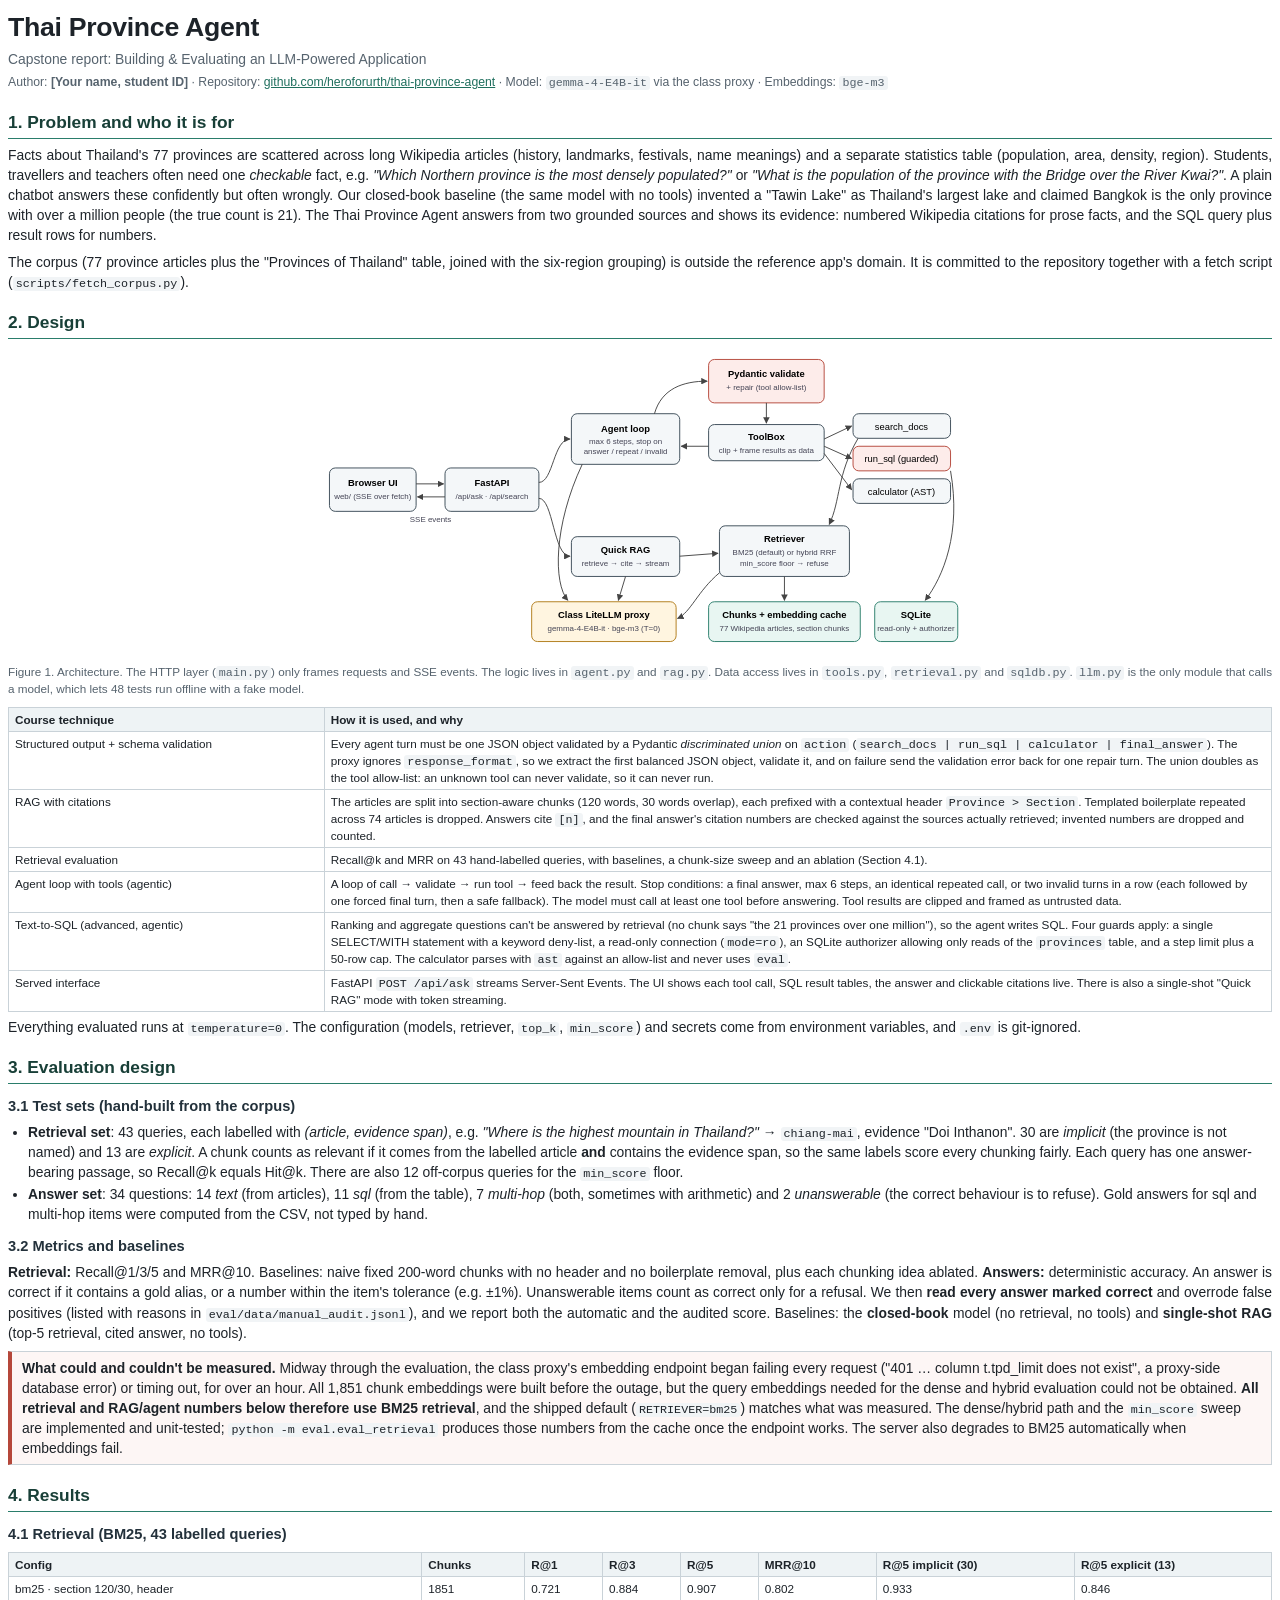
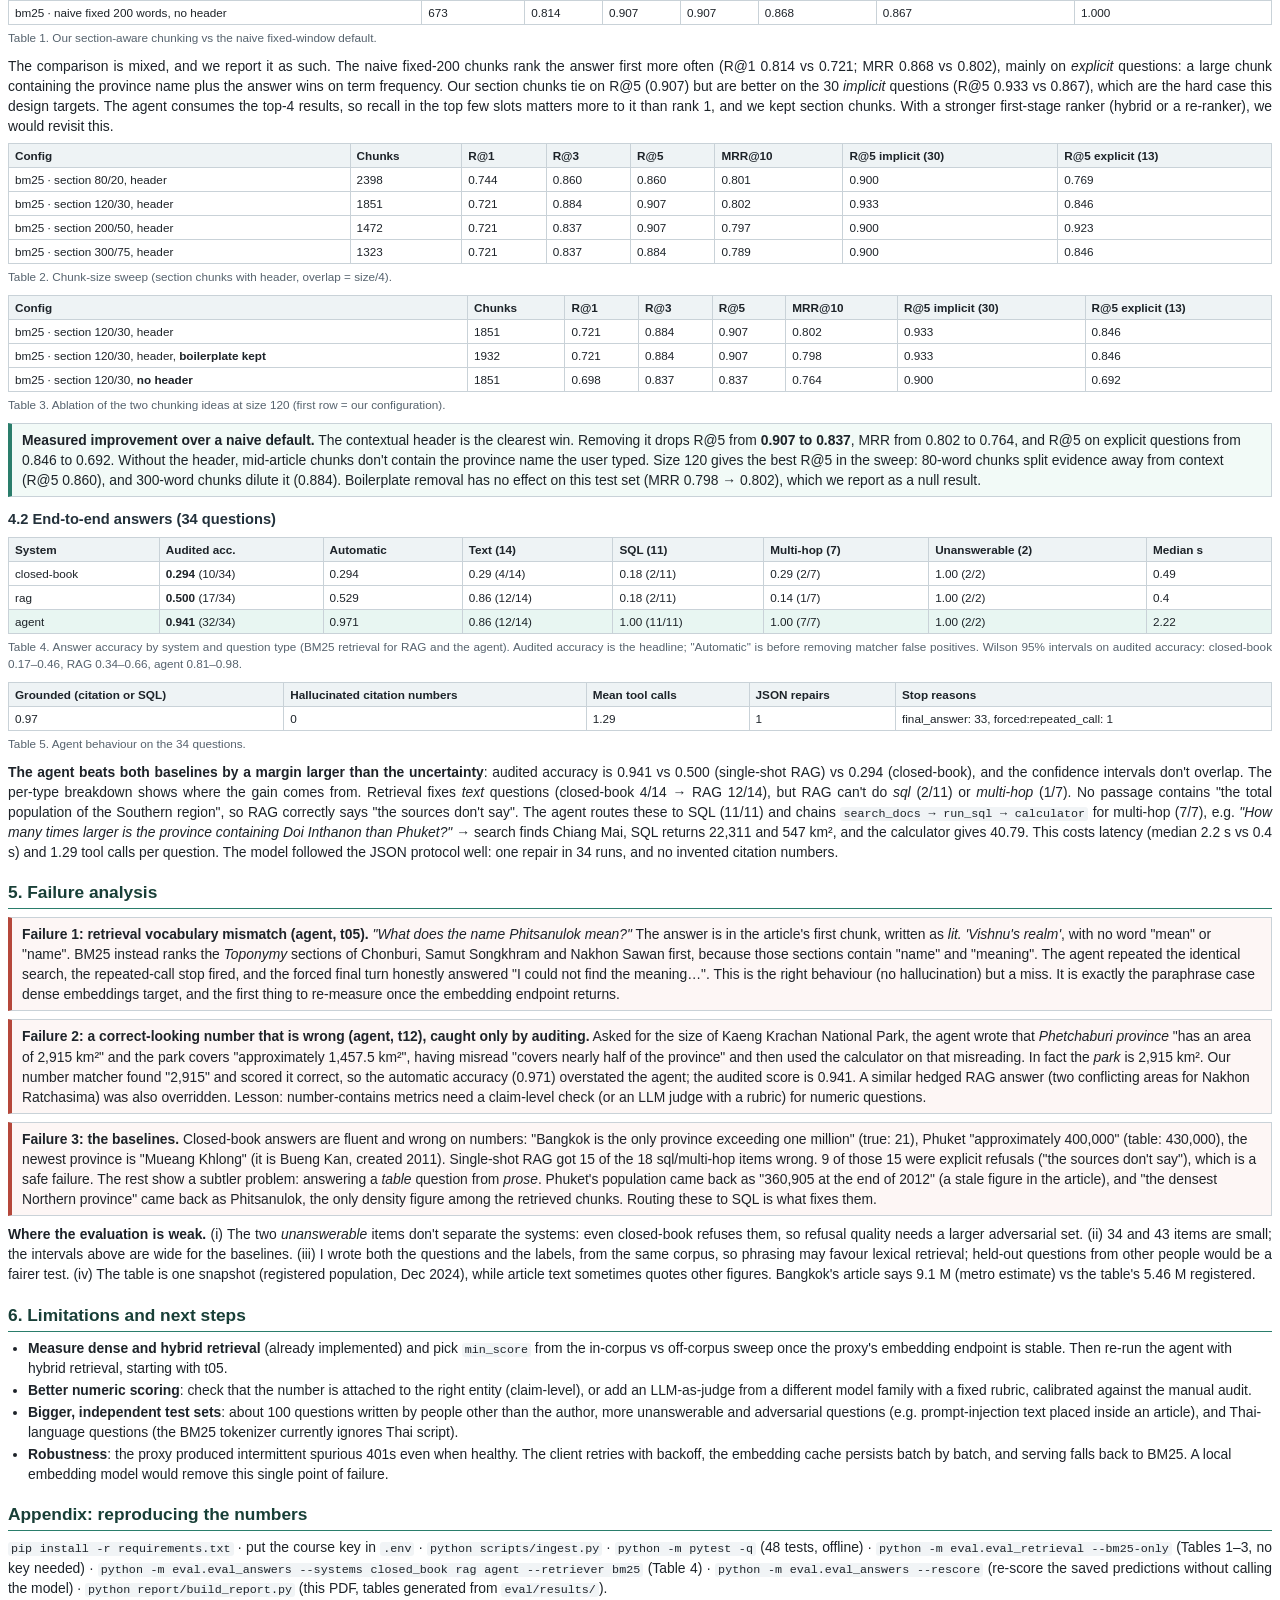
<file: report/report.html>
<!doctype html>
<html lang="en">
<head>
<meta charset="utf-8">
<title>Thai Province Agent: Capstone Report</title>
<style>
  @page { size: A4; margin: 17mm 16mm 17mm 16mm; }
  body { font: 10.4pt/1.45 "Segoe UI", Arial, sans-serif; color: #1d2329; }
  h1 { font-size: 20pt; margin: 0 0 2px; letter-spacing: -0.3px; }
  h2 { font-size: 13pt; margin: 18px 0 6px; padding-bottom: 3px; border-bottom: 1.5px solid #2a7d6b; color: #183f37; }
  h3 { font-size: 11pt; margin: 12px 0 4px; color: #23313b; }
  p { margin: 5px 0 7px; text-align: justify; }
  .sub { color: #56636e; margin: 0 0 4px; }
  .meta { font-size: 9.2pt; color: #56636e; margin-bottom: 10px; }
  .meta a { color: #1f6f5e; }
  table { border-collapse: collapse; width: 100%; margin: 6px 0 4px; font-size: 8.8pt; page-break-inside: avoid; }
  th, td { border: 1px solid #c9d2d8; padding: 3px 6px; text-align: left; vertical-align: top; }
  th { background: #eef3f5; font-weight: 600; }
  tr.best td { background: #e8f6f2; }
  .cap { font-size: 8.8pt; color: #56636e; margin: 2px 0 10px; }
  .fig { text-align: center; margin: 6px 0 2px; page-break-inside: avoid; }
  .fig img { width: 100%; max-width: 172mm; }
  code { font: 8.8pt Consolas, monospace; background: #f1f4f6; padding: 0 3px; border-radius: 3px; }
  ul { margin: 4px 0 8px; padding-left: 20px; } li { margin: 2px 0; }
  .box { border: 1px solid #c9d2d8; border-left: 4px solid #b5473a; padding: 6px 10px; margin: 8px 0; background: #fdf6f5; page-break-inside: avoid; }
  .ok { border-left-color: #2a7d6b; background: #f2faf7; }
  .q { font-style: italic; }
  .pb { page-break-before: always; }
  .two { display: grid; grid-template-columns: 1fr 1fr; gap: 14px; }
</style>
</head>
<body>

<h1>Thai Province Agent</h1>
<p class="sub">Capstone report: Building &amp; Evaluating an LLM-Powered Application</p>
<p class="meta">Author: <b>[Your name, student ID]</b> · Repository: <a href="https://github.com/heroforurth/thai-province-agent">github.com/heroforurth/thai-province-agent</a> · Model: <code>gemma-4-E4B-it</code> via the class proxy · Embeddings: <code>bge-m3</code></p>

<h2>1. Problem and who it is for</h2>
<p>Facts about Thailand's 77 provinces are scattered across long Wikipedia articles (history, landmarks, festivals, name
meanings) and a separate statistics table (population, area, density, region). Students, travellers and teachers often need
one <i>checkable</i> fact, e.g. <span class="q">"Which Northern province is the most densely populated?"</span> or
<span class="q">"What is the population of the province with the Bridge over the River Kwai?"</span>. A plain chatbot answers
these confidently but often wrongly. Our closed-book baseline (the same model with no tools) invented a "Tawin Lake" as
Thailand's largest lake and claimed Bangkok is the only province with over a million people (the true count is 21).
The Thai Province Agent answers from two grounded sources and shows its evidence: numbered Wikipedia citations for
prose facts, and the SQL query plus result rows for numbers.</p>
<p>The corpus (77 province articles plus the "Provinces of Thailand" table, joined with the six-region grouping) is
outside the reference app's domain. It is committed to the repository together with a fetch script
(<code>scripts/fetch_corpus.py</code>).</p>

<h2>2. Design</h2>
<div class="fig"><img alt="architecture" src="[data-uri]"></div>
<p class="cap">Figure 1. Architecture. The HTTP layer (<code>main.py</code>) only frames requests and SSE events. The logic
lives in <code>agent.py</code> and <code>rag.py</code>. Data access lives in <code>tools.py</code>, <code>retrieval.py</code>
and <code>sqldb.py</code>. <code>llm.py</code> is the only module that calls a model, which lets 48 tests run offline with a
fake model.</p>

<table>
<thead><tr><th style="width:25%">Course technique</th><th>How it is used, and why</th></tr></thead>
<tbody>
<tr><td>Structured output + schema validation</td><td>Every agent turn must be one JSON object validated by a Pydantic
<i>discriminated union</i> on <code>action</code> (<code>search_docs | run_sql | calculator | final_answer</code>). The proxy
ignores <code>response_format</code>, so we extract the first balanced JSON object, validate it, and on failure send the
validation error back for one repair turn. The union doubles as the tool allow-list: an unknown tool can never validate,
so it can never run.</td></tr>
<tr><td>RAG with citations</td><td>The articles are split into section-aware chunks (120 words, 30 words overlap), each
prefixed with a contextual header <code>Province &gt; Section</code>. Templated boilerplate repeated across 74 articles is
dropped. Answers cite <code>[n]</code>, and the final answer's citation numbers are checked against the sources actually
retrieved; invented numbers are dropped and counted.</td></tr>
<tr><td>Retrieval evaluation</td><td>Recall@k and MRR on 43 hand-labelled queries, with baselines, a chunk-size sweep and an
ablation (Section 4.1).</td></tr>
<tr><td>Agent loop with tools (agentic)</td><td>A loop of call → validate → run tool → feed back the result. Stop conditions:
a final answer, max 6 steps, an identical repeated call, or two invalid turns in a row (each followed by one forced final
turn, then a safe fallback). The model must call at least one tool before answering. Tool results are clipped and framed
as untrusted data.</td></tr>
<tr><td>Text-to-SQL (advanced, agentic)</td><td>Ranking and aggregate questions can't be answered by retrieval (no chunk
says "the 21 provinces over one million"), so the agent writes SQL. Four guards apply: a single SELECT/WITH statement
with a keyword deny-list, a read-only connection (<code>mode=ro</code>), an SQLite authorizer allowing only reads of the
<code>provinces</code> table, and a step limit plus a 50-row cap. The calculator parses with <code>ast</code> against an
allow-list and never uses <code>eval</code>.</td></tr>
<tr><td>Served interface</td><td>FastAPI <code>POST /api/ask</code> streams Server-Sent Events. The UI shows each tool call,
SQL result tables, the answer and clickable citations live. There is also a single-shot "Quick RAG" mode with token
streaming.</td></tr>
</tbody></table>
<p>Everything evaluated runs at <code>temperature=0</code>. The configuration (models, retriever, <code>top_k</code>,
<code>min_score</code>) and secrets come from environment variables, and <code>.env</code> is git-ignored.</p>

<h2>3. Evaluation design</h2>
<h3>3.1 Test sets (hand-built from the corpus)</h3>
<ul>
<li><b>Retrieval set</b>: 43 queries, each labelled with <i>(article, evidence span)</i>, e.g. <span class="q">"Where is
the highest mountain in Thailand?"</span> → <code>chiang-mai</code>, evidence "Doi Inthanon". 30 are <i>implicit</i> (the
province is not named) and 13 are <i>explicit</i>. A chunk counts as relevant if it comes from the labelled article
<b>and</b> contains the evidence span, so the same labels score every chunking fairly. Each query has one answer-bearing
passage, so Recall@k equals Hit@k. There are also 12 off-corpus queries for the <code>min_score</code> floor.</li>
<li><b>Answer set</b>: 34 questions: 14 <i>text</i> (from articles), 11 <i>sql</i> (from the table), 7 <i>multi-hop</i>
(both, sometimes with arithmetic) and 2 <i>unanswerable</i> (the correct behaviour is to refuse). Gold answers for sql and
multi-hop items were computed from the CSV, not typed by hand.</li>
</ul>
<h3>3.2 Metrics and baselines</h3>
<p><b>Retrieval:</b> Recall@1/3/5 and MRR@10. Baselines: naive fixed 200-word chunks with no header and no boilerplate
removal, plus each chunking idea ablated. <b>Answers:</b> deterministic accuracy. An answer is correct if it contains a gold
alias, or a number within the item's tolerance (e.g. ±1%). Unanswerable items count as correct only for a refusal. We then
<b>read every answer marked correct</b> and overrode false positives (listed with reasons in
<code>eval/data/manual_audit.jsonl</code>), and we report both the automatic and the audited score. Baselines: the
<b>closed-book</b> model (no retrieval, no tools) and <b>single-shot RAG</b> (top-5 retrieval, cited answer, no tools).</p>
<div class="box"><b>What could and couldn't be measured.</b> Midway through the evaluation, the class proxy's embedding
endpoint began failing every request ("401 … column t.tpd_limit does not exist", a proxy-side database error) or timing
out, for over an hour. All 1,851 chunk embeddings were built before the outage, but the query embeddings needed for the
dense and hybrid evaluation could not be obtained. <b>All retrieval and RAG/agent numbers below therefore use BM25
retrieval</b>, and the shipped default (<code>RETRIEVER=bm25</code>) matches what was measured. The dense/hybrid path and
the <code>min_score</code> sweep are implemented and unit-tested; <code>python -m eval.eval_retrieval</code> produces those
numbers from the cache once the endpoint works. The server also degrades to BM25 automatically when embeddings fail.</div>

<h2>4. Results</h2>
<h3>4.1 Retrieval (BM25, 43 labelled queries)</h3>
<table><thead><tr><th>Config</th><th>Chunks</th><th>R@1</th><th>R@3</th><th>R@5</th><th>MRR@10</th><th>R@5 implicit (30)</th><th>R@5 explicit (13)</th></tr></thead><tbody><tr><td>bm25 · section 120/30, header</td><td>1851</td><td>0.721</td><td>0.884</td><td>0.907</td><td>0.802</td><td>0.933</td><td>0.846</td></tr><tr><td>bm25 · naive fixed 200 words, no header</td><td>673</td><td>0.814</td><td>0.907</td><td>0.907</td><td>0.868</td><td>0.867</td><td>1.000</td></tr></tbody></table>
<p class="cap">Table 1. Our section-aware chunking vs the naive fixed-window default.</p>
<p>The comparison is mixed, and we report it as such. The naive fixed-200 chunks rank the answer first more often
(R@1 0.814 vs 0.721; MRR 0.868 vs 0.802), mainly on <i>explicit</i> questions: a large chunk containing the province name
plus the answer wins on term frequency. Our section chunks tie on R@5 (0.907) but are better on the 30 <i>implicit</i>
questions (R@5 0.933 vs 0.867), which are the hard case this design targets. The agent consumes the top-4 results, so
recall in the top few slots matters more to it than rank 1, and we kept section chunks. With a stronger first-stage
ranker (hybrid or a re-ranker), we would revisit this.</p>
<table><thead><tr><th>Config</th><th>Chunks</th><th>R@1</th><th>R@3</th><th>R@5</th><th>MRR@10</th><th>R@5 implicit (30)</th><th>R@5 explicit (13)</th></tr></thead><tbody><tr><td>bm25 · section 80/20, header</td><td>2398</td><td>0.744</td><td>0.860</td><td>0.860</td><td>0.801</td><td>0.900</td><td>0.769</td></tr><tr><td>bm25 · section 120/30, header</td><td>1851</td><td>0.721</td><td>0.884</td><td>0.907</td><td>0.802</td><td>0.933</td><td>0.846</td></tr><tr><td>bm25 · section 200/50, header</td><td>1472</td><td>0.721</td><td>0.837</td><td>0.907</td><td>0.797</td><td>0.900</td><td>0.923</td></tr><tr><td>bm25 · section 300/75, header</td><td>1323</td><td>0.721</td><td>0.837</td><td>0.884</td><td>0.789</td><td>0.900</td><td>0.846</td></tr></tbody></table><p class="cap">Table 2. Chunk-size sweep (section chunks with header, overlap = size/4).</p>
<table><thead><tr><th>Config</th><th>Chunks</th><th>R@1</th><th>R@3</th><th>R@5</th><th>MRR@10</th><th>R@5 implicit (30)</th><th>R@5 explicit (13)</th></tr></thead><tbody><tr><td>bm25 · section 120/30, header</td><td>1851</td><td>0.721</td><td>0.884</td><td>0.907</td><td>0.802</td><td>0.933</td><td>0.846</td></tr><tr><td>bm25 · section 120/30, header, <b>boilerplate kept</b></td><td>1932</td><td>0.721</td><td>0.884</td><td>0.907</td><td>0.798</td><td>0.933</td><td>0.846</td></tr><tr><td>bm25 · section 120/30, <b>no header</b></td><td>1851</td><td>0.698</td><td>0.837</td><td>0.837</td><td>0.764</td><td>0.900</td><td>0.692</td></tr></tbody></table><p class="cap">Table 3. Ablation of the two chunking ideas at size 120 (first row = our configuration).</p>
<div class="box ok"><b>Measured improvement over a naive default.</b> The contextual header is the clearest win.
Removing it drops R@5 from <b>0.907 to 0.837</b>, MRR from 0.802 to 0.764, and R@5 on explicit questions from 0.846 to
0.692. Without the header, mid-article chunks don't contain the province name the user typed. Size 120 gives the best R@5
in the sweep: 80-word chunks split evidence away from context (R@5 0.860), and 300-word chunks dilute it (0.884).
Boilerplate removal has no effect on this test set (MRR 0.798 → 0.802), which we report as a null result.</div>

<h3>4.2 End-to-end answers (34 questions)</h3>
<table><thead><tr><th>System</th><th>Audited acc.</th><th>Automatic</th><th>Text (14)</th><th>SQL (11)</th><th>Multi-hop (7)</th><th>Unanswerable (2)</th><th>Median s</th></tr></thead><tbody><tr><td>closed-book</td><td><b>0.294</b> (10/34)</td><td>0.294</td><td>0.29 (4/14)</td><td>0.18 (2/11)</td><td>0.29 (2/7)</td><td>1.00 (2/2)</td><td>0.49</td></tr><tr><td>rag</td><td><b>0.500</b> (17/34)</td><td>0.529</td><td>0.86 (12/14)</td><td>0.18 (2/11)</td><td>0.14 (1/7)</td><td>1.00 (2/2)</td><td>0.4</td></tr><tr class="best"><td>agent</td><td><b>0.941</b> (32/34)</td><td>0.971</td><td>0.86 (12/14)</td><td>1.00 (11/11)</td><td>1.00 (7/7)</td><td>1.00 (2/2)</td><td>2.22</td></tr></tbody></table>
<p class="cap">Table 4. Answer accuracy by system and question type (BM25 retrieval for RAG and the agent). Audited
accuracy is the headline; "Automatic" is before removing matcher false positives. Wilson 95% intervals on audited
accuracy: closed-book 0.17–0.46, RAG 0.34–0.66, agent 0.81–0.98.</p>
<table><thead><tr><th>Grounded (citation or SQL)</th><th>Hallucinated citation numbers</th><th>Mean tool calls</th><th>JSON repairs</th><th>Stop reasons</th></tr></thead><tbody><tr><td>0.97</td><td>0</td><td>1.29</td><td>1</td><td>final_answer: 33, forced:repeated_call: 1</td></tr></tbody></table>
<p class="cap">Table 5. Agent behaviour on the 34 questions.</p>
<p><b>The agent beats both baselines by a margin larger than the uncertainty</b>: audited accuracy is 0.941 vs 0.500
(single-shot RAG) vs 0.294 (closed-book), and the confidence intervals don't overlap. The per-type breakdown shows where the
gain comes from. Retrieval fixes <i>text</i> questions (closed-book 4/14 → RAG 12/14), but RAG can't do <i>sql</i> (2/11)
or <i>multi-hop</i> (1/7). No passage contains "the total population of the Southern region", so RAG correctly says
"the sources don't say". The agent routes these to SQL (11/11) and chains <code>search_docs → run_sql → calculator</code>
for multi-hop (7/7), e.g. <i>"How many times larger is the province containing Doi Inthanon than Phuket?"</i> →
search finds Chiang Mai, SQL returns 22,311 and 547 km², and the calculator gives 40.79. This costs latency (median 2.2 s
vs 0.4 s) and 1.29 tool calls per question. The model followed the JSON protocol well: one repair in 34 runs, and no
invented citation numbers.</p>

<h2>5. Failure analysis</h2>
<div class="box"><b>Failure 1: retrieval vocabulary mismatch (agent, t05).</b> <span class="q">"What does the name
Phitsanulok mean?"</span> The answer is in the article's first chunk, written as <i>lit. 'Vishnu's realm'</i>, with no word
"mean" or "name". BM25 instead ranks the <i>Toponymy</i> sections of Chonburi, Samut Songkhram and Nakhon Sawan first,
because those sections contain "name" and "meaning". The agent repeated the identical search, the repeated-call stop fired,
and the forced final turn honestly answered "I could not find the meaning…". This is the right behaviour (no
hallucination) but a miss. It is exactly the paraphrase case dense embeddings target, and the first thing to re-measure
once the embedding endpoint returns.</div>
<div class="box"><b>Failure 2: a correct-looking number that is wrong (agent, t12), caught only by auditing.</b> Asked for
the size of Kaeng Krachan National Park, the agent wrote that <i>Phetchaburi province</i> "has an area of 2,915 km²" and the
park covers "approximately 1,457.5 km²", having misread "covers nearly half of the province" and then used the calculator
on that misreading. In fact the <i>park</i> is 2,915 km². Our number matcher found "2,915" and scored it correct, so the
automatic accuracy (0.971) overstated the agent; the audited score is 0.941. A similar hedged RAG answer (two conflicting
areas for Nakhon Ratchasima) was also overridden. Lesson: number-contains metrics need a claim-level check (or an
LLM judge with a rubric) for numeric questions.</div>
<div class="box"><b>Failure 3: the baselines.</b> Closed-book answers are fluent and wrong on numbers: "Bangkok is the only
province exceeding one million" (true: 21), Phuket "approximately 400,000" (table: 430,000), the newest province is
"Mueang Khlong" (it is Bueng Kan, created 2011). Single-shot RAG got 15 of the 18 sql/multi-hop items wrong. 9 of those 15 were explicit
refusals ("the sources don't say"), which is a safe failure. The rest show a subtler problem: answering a <i>table</i>
question from <i>prose</i>. Phuket's population came back as "360,905 at the end of 2012" (a stale figure in the
article), and "the densest Northern province" came back as Phitsanulok, the only density figure among the retrieved
chunks. Routing these to SQL is what fixes them.</div>
<p><b>Where the evaluation is weak.</b> (i) The two <i>unanswerable</i> items don't separate the systems: even closed-book
refuses them, so refusal quality needs a larger adversarial set. (ii) 34 and 43 items are small; the intervals above are
wide for the baselines. (iii) I wrote both the questions and the labels, from the same corpus, so phrasing may favour
lexical retrieval; held-out questions from other people would be a fairer test. (iv) The table is one snapshot
(registered population, Dec 2024), while article text sometimes quotes other figures. Bangkok's article says 9.1 M (metro
estimate) vs the table's 5.46 M registered.</p>

<h2>6. Limitations and next steps</h2>
<ul>
<li><b>Measure dense and hybrid retrieval</b> (already implemented) and pick <code>min_score</code> from the in-corpus vs
off-corpus sweep once the proxy's embedding endpoint is stable. Then re-run the agent with hybrid retrieval, starting with
t05.</li>
<li><b>Better numeric scoring</b>: check that the number is attached to the right entity (claim-level), or add an
LLM-as-judge from a different model family with a fixed rubric, calibrated against the manual audit.</li>
<li><b>Bigger, independent test sets</b>: about 100 questions written by people other than the author, more unanswerable
and adversarial questions (e.g. prompt-injection text placed inside an article), and Thai-language questions (the BM25
tokenizer currently ignores Thai script).</li>
<li><b>Robustness</b>: the proxy produced intermittent spurious 401s even when healthy. The client retries with backoff,
the embedding cache persists batch by batch, and serving falls back to BM25. A local embedding model would remove this
single point of failure.</li>
</ul>

<h2>Appendix: reproducing the numbers</h2>
<p><code>pip install -r requirements.txt</code> · put the course key in <code>.env</code> ·
<code>python scripts/ingest.py</code> · <code>python -m pytest -q</code> (48 tests, offline) ·
<code>python -m eval.eval_retrieval --bm25-only</code> (Tables 1–3, no key needed) ·
<code>python -m eval.eval_answers --systems closed_book rag agent --retriever bm25</code> (Table 4) ·
<code>python -m eval.eval_answers --rescore</code> (re-score the saved predictions without calling the model) ·
<code>python report/build_report.py</code> (this PDF, tables generated from <code>eval/results/</code>).</p>
</body>
</html>
</file>
